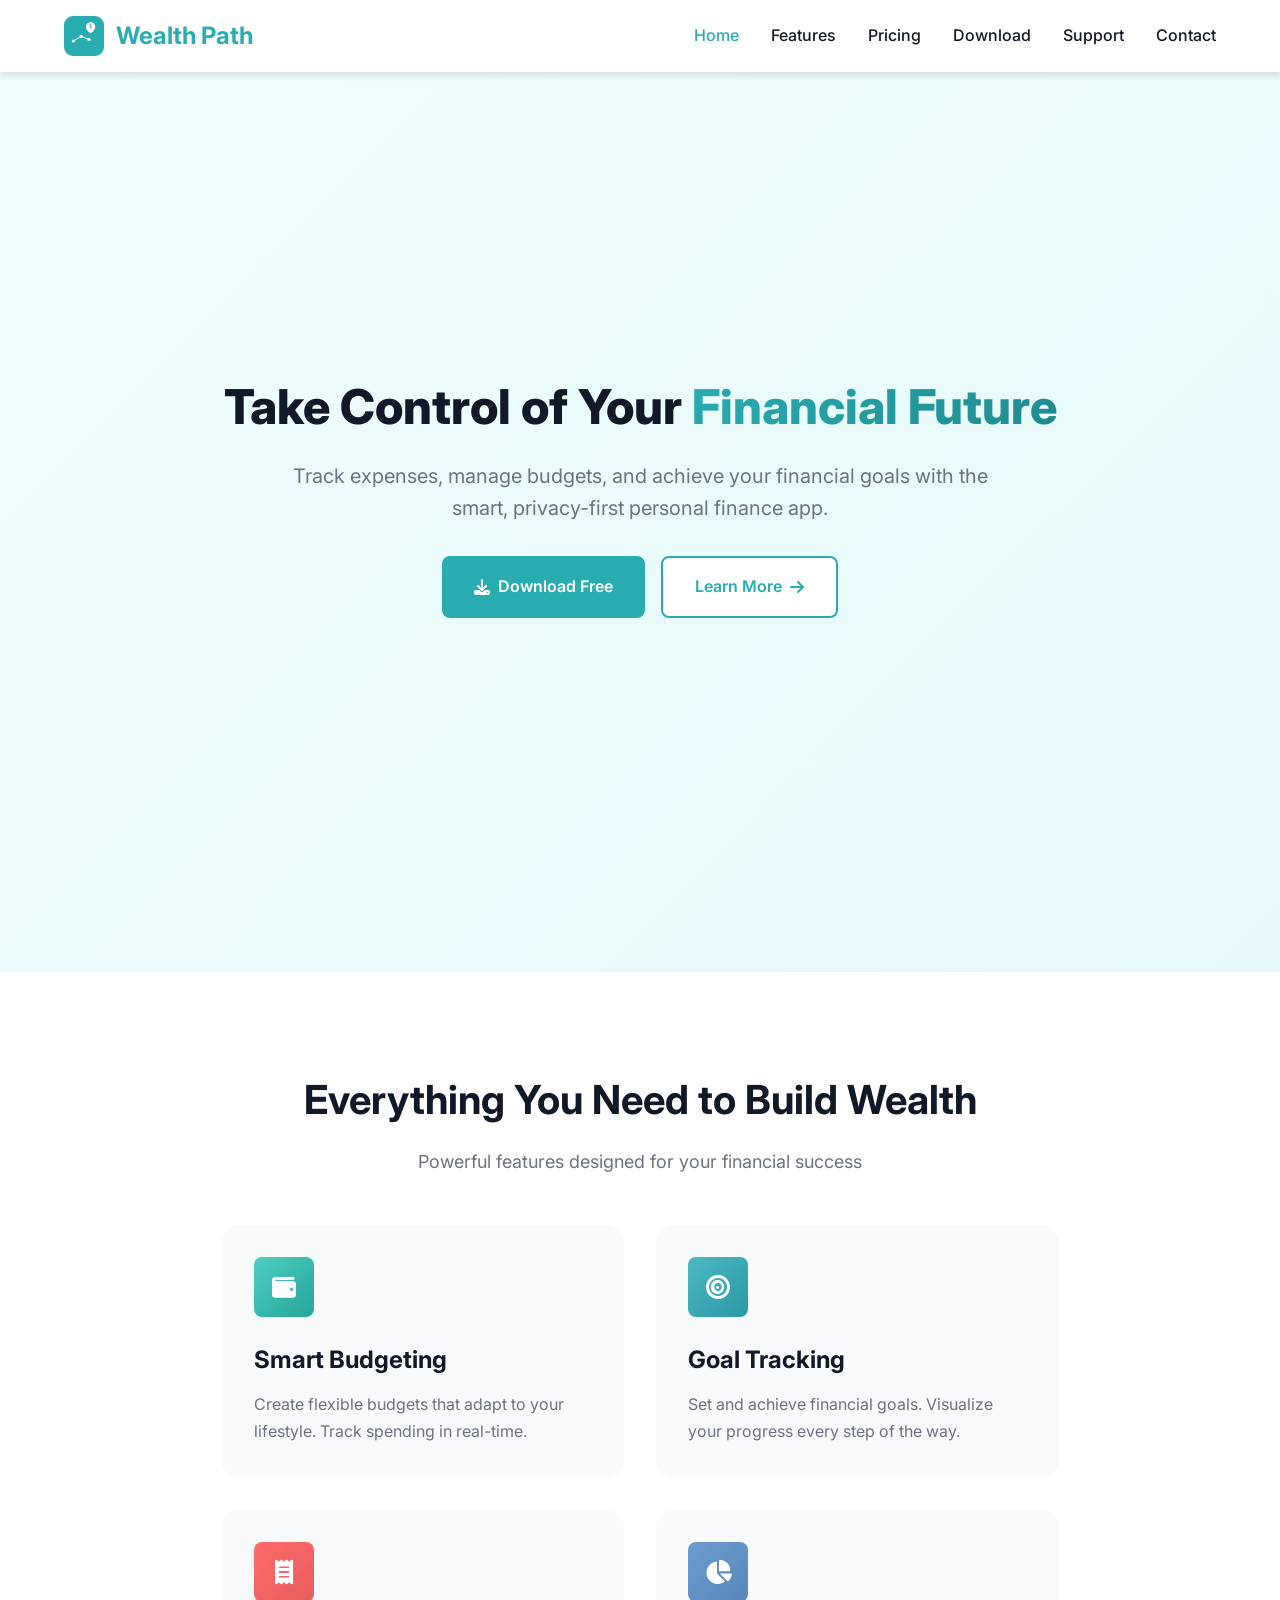
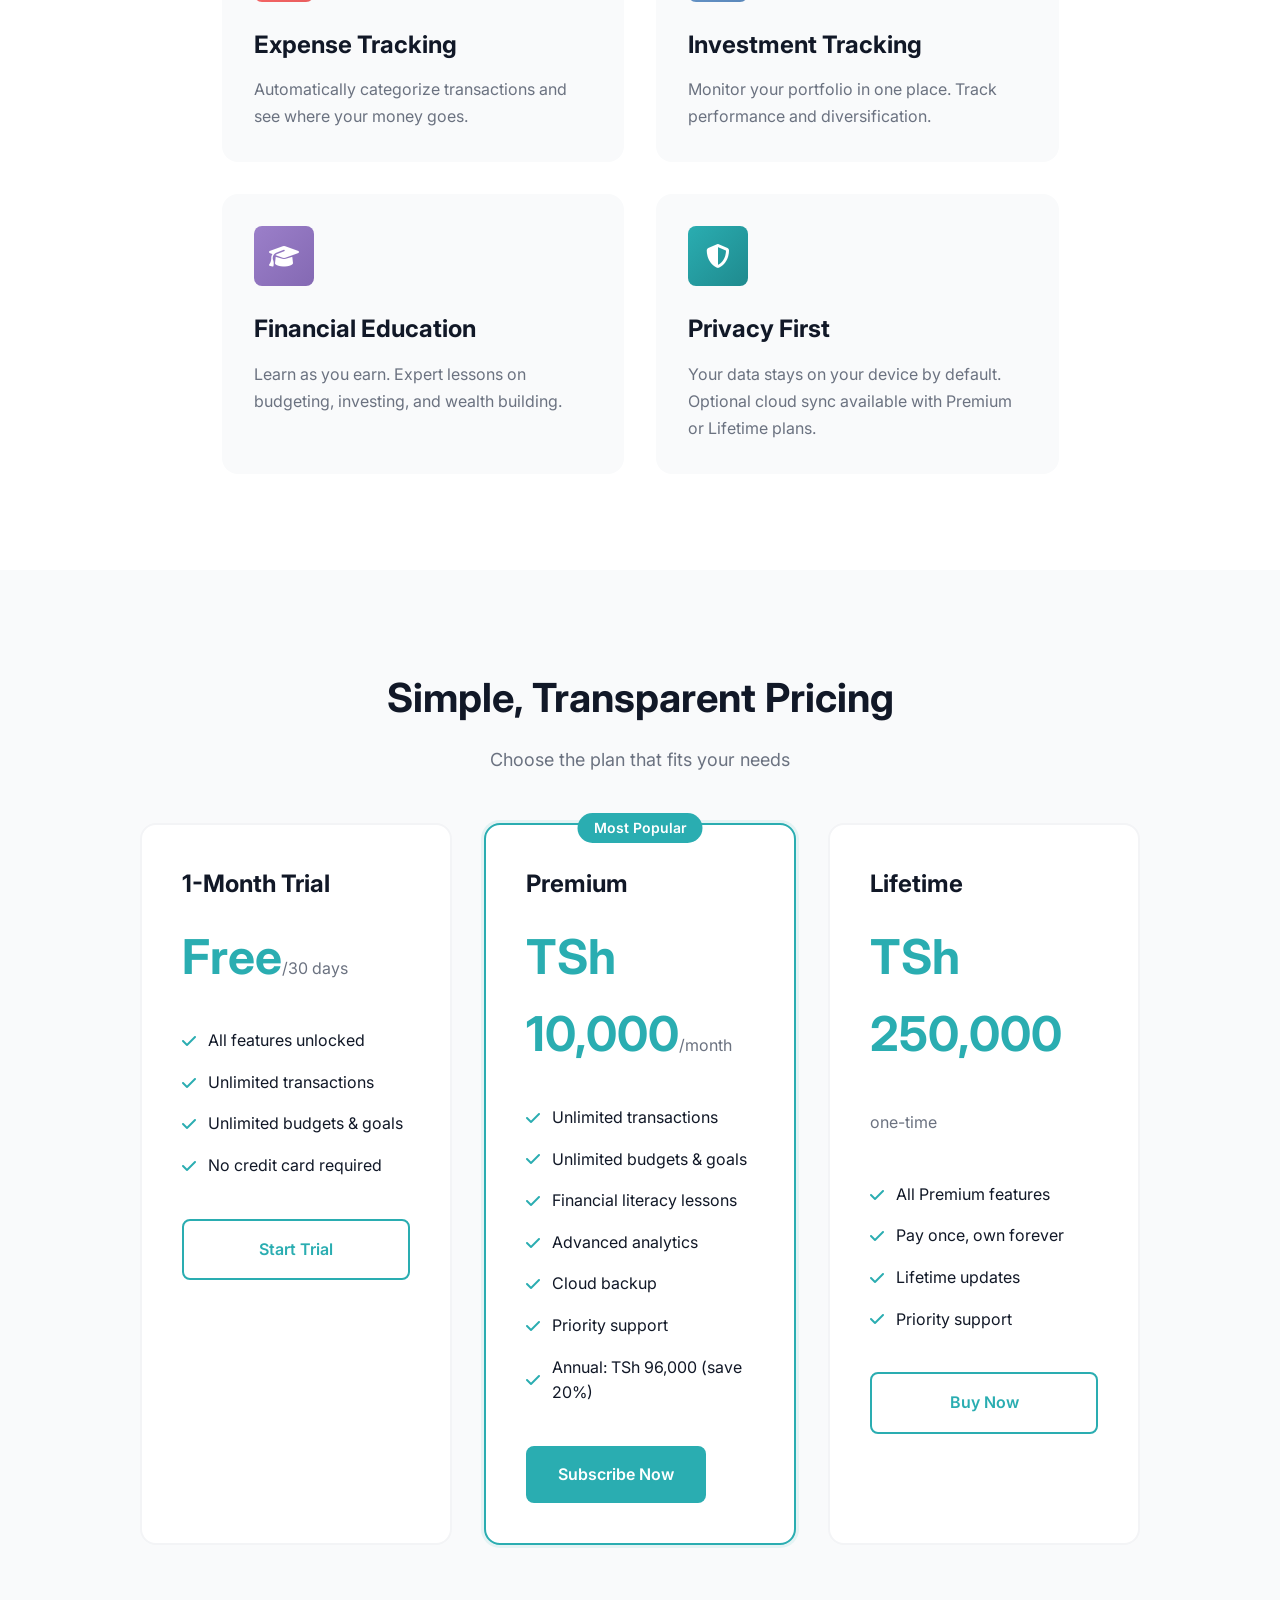
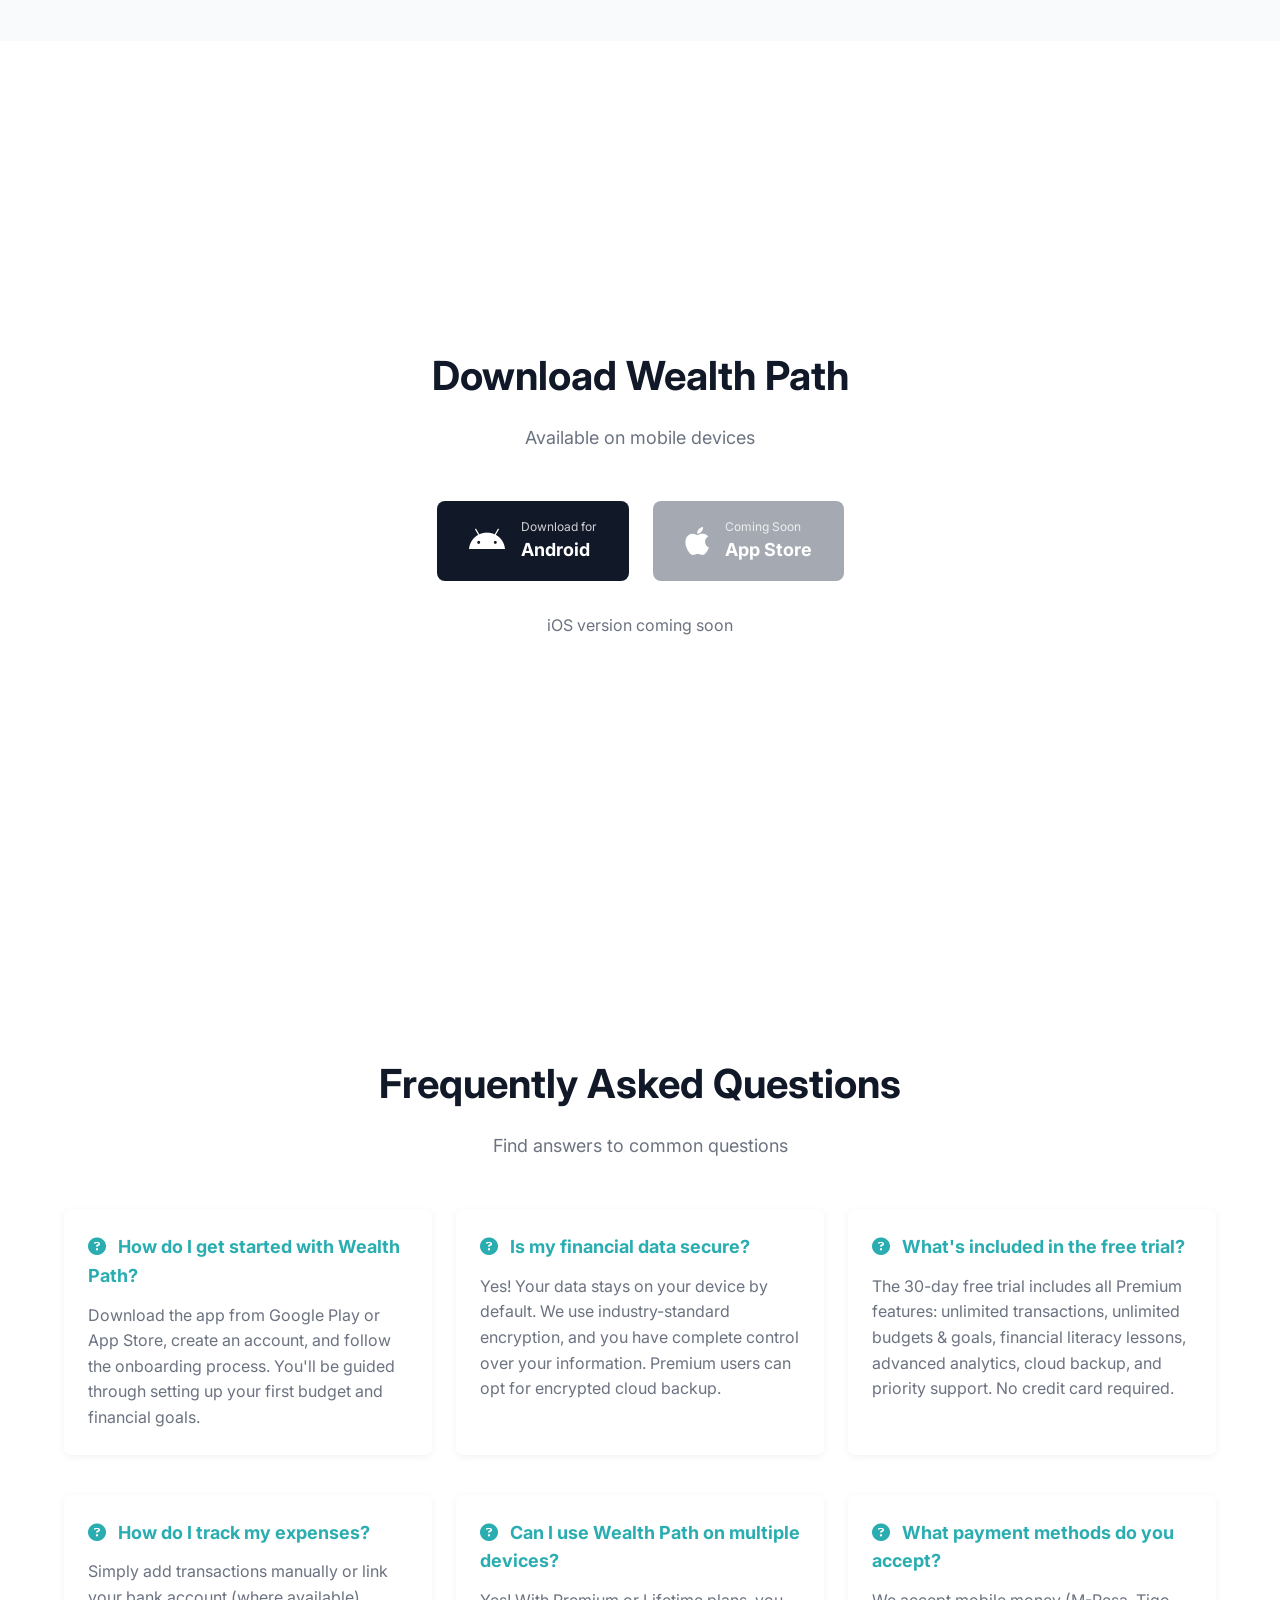
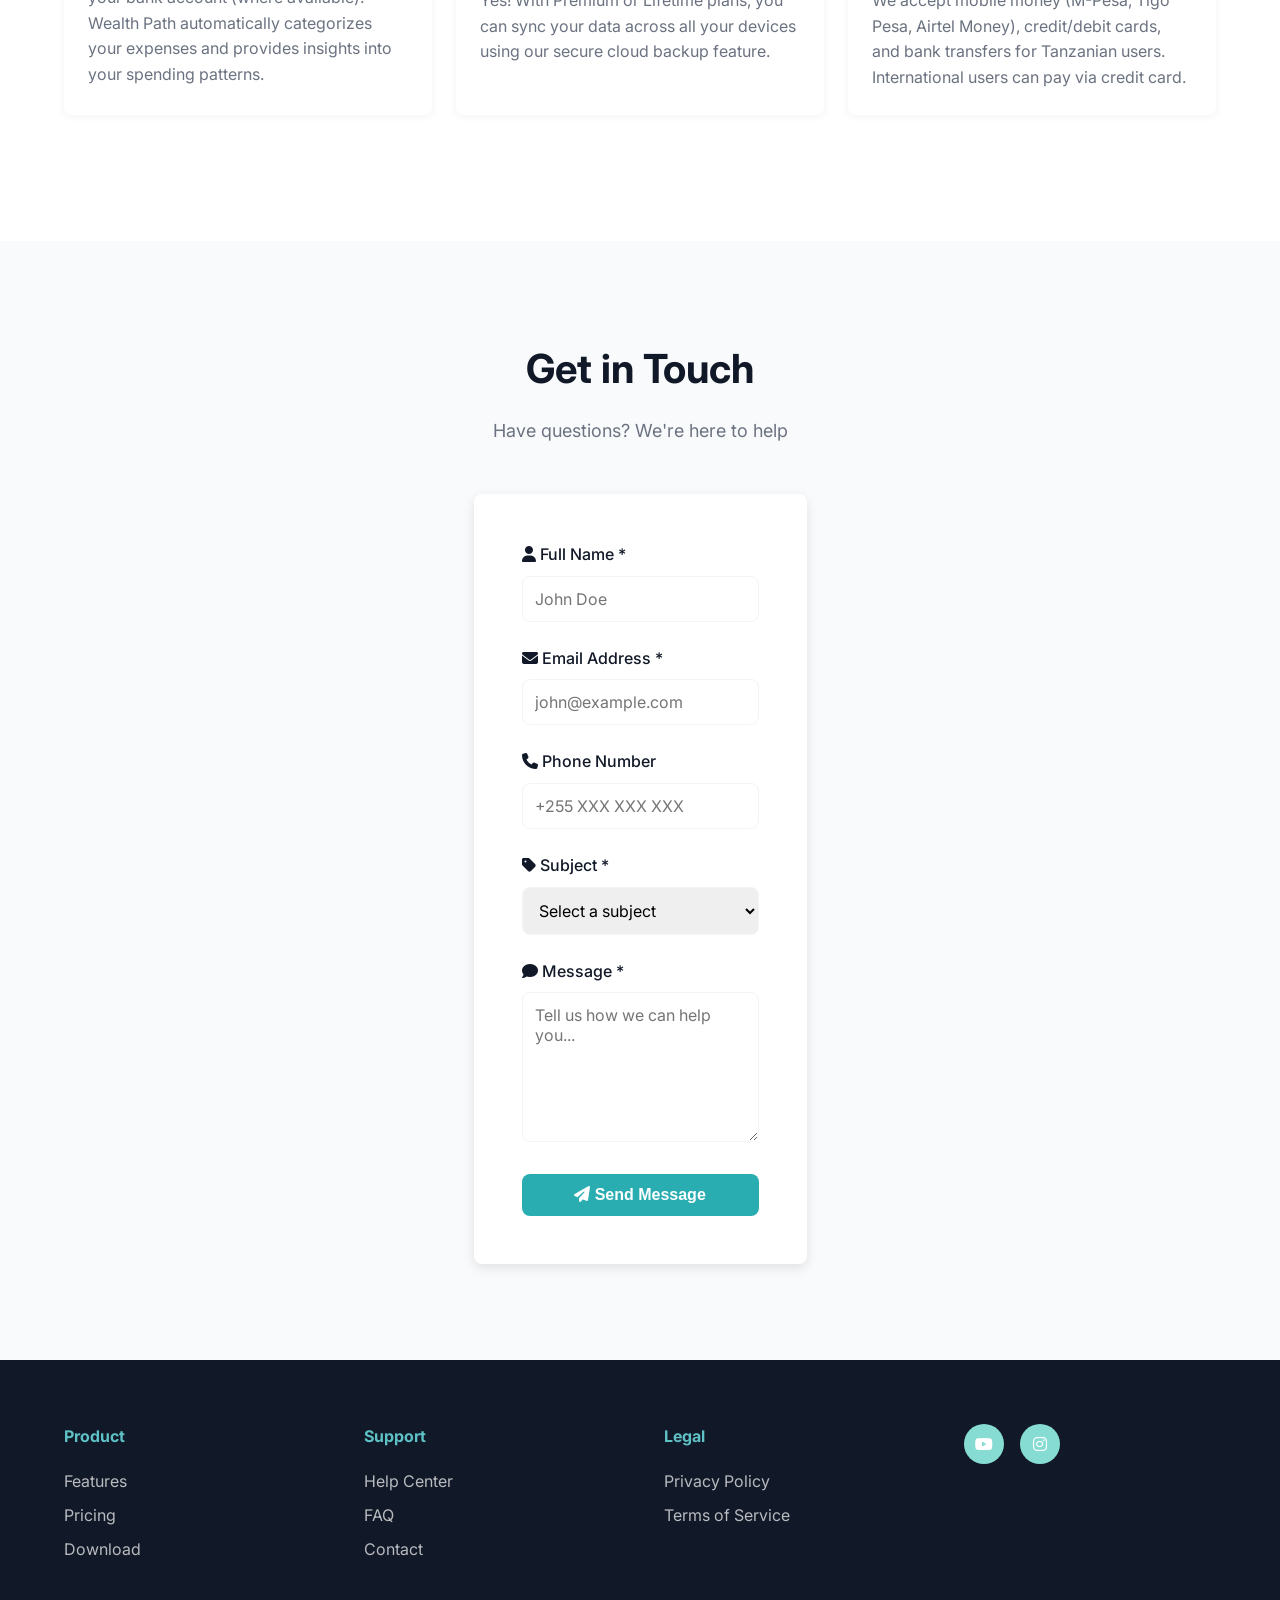
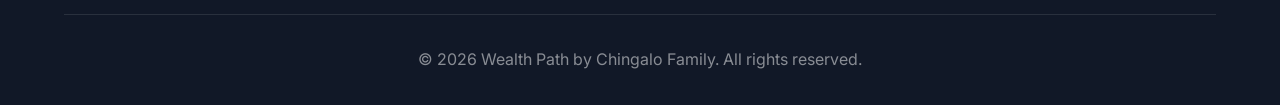
<file: index.html>
<!DOCTYPE html>
<html lang="en">
<head>
    <meta charset="UTF-8">
    <meta name="viewport" content="width=device-width, initial-scale=1.0">
    <title>Wealth Path - Smart Personal Finance Management</title>
    <meta name="description" content="Take control of your finances with Wealth Path. Track expenses, manage budgets, and achieve financial goals.">
    
    <!-- Google Fonts -->
    <link href="https://fonts.googleapis.com/css2?family=Inter:wght@400;500;600;700&display=swap" rel="stylesheet">
    
    <!-- Font Awesome for icons -->
    <link rel="stylesheet" href="https://cdnjs.cloudflare.com/ajax/libs/font-awesome/6.4.0/css/all.min.css">
    
    <!-- Stylesheet -->
    <link rel="stylesheet" href="css/style.css">
</head>
<body>
    <!-- Navigation -->
    <nav class="navbar">
        <div class="container">
            <a href="index.html" class="logo">
                <img src="images/logo.svg" height="55" width="55" alt="Wealth Path" class="logo-img">
                <span>Wealth Path</span>
            </a>
            <button class="mobile-menu-toggle" onclick="toggleMobileMenu()">
                <i class="fas fa-bars"></i>
            </button>
            <ul class="nav-links">
                <li><a href="index.html" class="current-page">Home</a></li>
                <li><a href="#features">Features</a></li>
                <li><a href="#pricing">Pricing</a></li>
                <li><a href="#download">Download</a></li>
                <li><a href="#support">Support</a></li>
                <li><a href="#contact">Contact</a></li>
            </ul>
        </div>
    </nav>

    <!-- Hero Section -->
    <header class="hero">
        <div class="container">
            <div class="hero-content">
                <h1>Take Control of Your <span class="highlight">Financial Future</span></h1>
                <p class="hero-subtitle">Track expenses, manage budgets, and achieve your financial goals with the smart, privacy-first personal finance app.</p>
                <div class="hero-buttons">
                    <a href="#download" class="btn-primary">
                        <i class="fas fa-download"></i> Download Free
                    </a>
                    <a href="#features" class="btn-secondary">
                        Learn More <i class="fas fa-arrow-right"></i>
                    </a>
                </div>
            </div>
        </div>
    </header>

    <!-- Features Section -->
    <section id="features" class="features">
        <div class="container">
            <h2 class="section-title">Everything You Need to Build Wealth</h2>
            <p class="section-subtitle">Powerful features designed for your financial success</p>
            
            <div class="features-grid">
                <div class="feature-card">
                    <div class="feature-icon" style="background: linear-gradient(135deg, #4ECDC4, #26A69A);">
                        <i class="fas fa-wallet"></i>
                    </div>
                    <h3>Smart Budgeting</h3>
                    <p>Create flexible budgets that adapt to your lifestyle. Track spending in real-time.</p>
                </div>
                
                <div class="feature-card">
                    <div class="feature-icon" style="background: linear-gradient(135deg, #4DB8C4, #2A9AA5);">
                        <i class="fas fa-bullseye"></i>
                    </div>
                    <h3>Goal Tracking</h3>
                    <p>Set and achieve financial goals. Visualize your progress every step of the way.</p>
                </div>
                
                <div class="feature-card">
                    <div class="feature-icon" style="background: linear-gradient(135deg, #FF6B6B, #E85D5D);">
                        <i class="fas fa-receipt"></i>
                    </div>
                    <h3>Expense Tracking</h3>
                    <p>Automatically categorize transactions and see where your money goes.</p>
                </div>
                
                <div class="feature-card">
                    <div class="feature-icon" style="background: linear-gradient(135deg, #6C9BCF, #5A87BA);">
                        <i class="fas fa-chart-pie"></i>
                    </div>
                    <h3>Investment Tracking</h3>
                    <p>Monitor your portfolio in one place. Track performance and diversification.</p>
                </div>
                
                <div class="feature-card">
                    <div class="feature-icon" style="background: linear-gradient(135deg, #9B7FC9, #8469B3);">
                        <i class="fas fa-graduation-cap"></i>
                    </div>
                    <h3>Financial Education</h3>
                    <p>Learn as you earn. Expert lessons on budgeting, investing, and wealth building.</p>
                </div>
                
                <div class="feature-card">
                    <div class="feature-icon" style="background: linear-gradient(135deg, #2AADB1, #1F8A8E);">
                        <i class="fas fa-shield-alt"></i>
                    </div>
                    <h3>Privacy First</h3>
                    <p>Your data stays on your device by default. Optional cloud sync available with Premium or Lifetime plans.</p>
                </div>
            </div>
        </div>
    </section>

    <!-- Pricing Section -->
    <section id="pricing" class="pricing">
        <div class="container">
            <h2 class="section-title">Simple, Transparent Pricing</h2>
            <p class="section-subtitle">Choose the plan that fits your needs</p>
            
            <div class="pricing-grid">
                <div class="pricing-card">
                    <h3>1-Month Trial</h3>
                    <div class="price">Free<span>/30 days</span></div>
                    <ul class="features-list">
                        <li><i class="fas fa-check"></i> All features unlocked</li>
                        <li><i class="fas fa-check"></i> Unlimited transactions</li>
                        <li><i class="fas fa-check"></i> Unlimited budgets & goals</li>
                        <li><i class="fas fa-check"></i> No credit card required</li>
                    </ul>
                    <a href="#download" class="btn-outline">Start Trial</a>
                </div>
                
                <div class="pricing-card featured">
                    <div class="badge">Most Popular</div>
                    <h3>Premium</h3>
                    <div class="price">TSh 10,000<span>/month</span></div>
                    <ul class="features-list">
                        <li><i class="fas fa-check"></i> Unlimited transactions</li>
                        <li><i class="fas fa-check"></i> Unlimited budgets & goals</li>
                        <li><i class="fas fa-check"></i> Financial literacy lessons</li>
                        <li><i class="fas fa-check"></i> Advanced analytics</li>
                        <li><i class="fas fa-check"></i> Cloud backup</li>
                        <li><i class="fas fa-check"></i> Priority support</li>
                        <li><i class="fas fa-check"></i> Annual: TSh 96,000 (save 20%)</li>
                    </ul>
                    <a href="#download" class="btn-primary">Subscribe Now</a>
                </div>
                
                <div class="pricing-card">
                    <h3>Lifetime</h3>
                    <div class="price">TSh 250,000<span> one-time</span></div>
                    <ul class="features-list">
                        <li><i class="fas fa-check"></i> All Premium features</li>
                        <li><i class="fas fa-check"></i> Pay once, own forever</li>
                        <li><i class="fas fa-check"></i> Lifetime updates</li>
                        <li><i class="fas fa-check"></i> Priority support</li>
                    </ul>
                    <a href="#download" class="btn-outline">Buy Now</a>
                </div>
            </div>
        </div>
    </section>

    <!-- Download Section -->
    <section id="download" class="download">
        <div class="container">
            <h2 class="section-title">Download Wealth Path</h2>
            <p class="section-subtitle">Available on mobile devices</p>
            
            <div class="download-buttons">
                <a href="https://github.com/chingalo-family/wealth-path-website/releases/download/v1.0.0/wealth-path-app.v1.0.0.apk" class="download-btn">
                    <i class="fab fa-android"></i>
                    <div>
                        <small>Download for</small>
                        <strong>Android</strong>
                    </div>
                </a>
                <a href="javascript:void(0)" class="download-btn coming-soon">
                    <i class="fab fa-apple"></i>
                    <div>
                        <small>Coming Soon</small>
                        <strong>App Store</strong>
                    </div>
                </a>
            </div>
            
            <p class="download-note">iOS version coming soon</p>
        </div>
    </section>

    <!-- Support Section -->
    <section id="support" class="section support-section">
        <div class="container">
            <h2>Frequently Asked Questions</h2>
            <p class="section-subtitle">Find answers to common questions</p>
            
            <div class="faq-grid">
                <div class="faq-item">
                    <h3><i class="fas fa-question-circle"></i> How do I get started with Wealth Path?</h3>
                    <p>Download the app from Google Play or App Store, create an account, and follow the onboarding process. You'll be guided through setting up your first budget and financial goals.</p>
                </div>

                <div class="faq-item">
                    <h3><i class="fas fa-question-circle"></i> Is my financial data secure?</h3>
                    <p>Yes! Your data stays on your device by default. We use industry-standard encryption, and you have complete control over your information. Premium users can opt for encrypted cloud backup.</p>
                </div>

                <div class="faq-item">
                    <h3><i class="fas fa-question-circle"></i> What's included in the free trial?</h3>
                    <p>The 30-day free trial includes all Premium features: unlimited transactions, unlimited budgets & goals, financial literacy lessons, advanced analytics, cloud backup, and priority support. No credit card required.</p>
                </div>

                <div class="faq-item">
                    <h3><i class="fas fa-question-circle"></i> How do I track my expenses?</h3>
                    <p>Simply add transactions manually or link your bank account (where available). Wealth Path automatically categorizes your expenses and provides insights into your spending patterns.</p>
                </div>

                <div class="faq-item">
                    <h3><i class="fas fa-question-circle"></i> Can I use Wealth Path on multiple devices?</h3>
                    <p>Yes! With Premium or Lifetime plans, you can sync your data across all your devices using our secure cloud backup feature.</p>
                </div>

                <div class="faq-item">
                    <h3><i class="fas fa-question-circle"></i> What payment methods do you accept?</h3>
                    <p>We accept mobile money (M-Pesa, Tigo Pesa, Airtel Money), credit/debit cards, and bank transfers for Tanzanian users. International users can pay via credit card.</p>
                </div>
            </div>
        </div>
    </section>

    <!-- Contact Section -->
    <section id="contact" class="section contact-section">
        <div class="container">
            <h2>Get in Touch</h2>
            <p class="section-subtitle">Have questions? We're here to help</p>
            
            <form class="contact-form" action="https://formsubmit.co/chingalo.family@gmail.com" method="POST">
                <!-- FormSubmit Configuration -->
                <input type="hidden" name="_subject" value="New Contact Form Submission - Wealth Path">
                <input type="hidden" name="_captcha" value="false">
                <input type="hidden" name="_template" value="table">
                
                <div class="form-group">
                    <label for="name"><i class="fas fa-user"></i> Full Name *</label>
                    <input type="text" id="name" name="name" required placeholder="John Doe">
                </div>

                <div class="form-group">
                    <label for="email"><i class="fas fa-envelope"></i> Email Address *</label>
                    <input type="email" id="email" name="email" required placeholder="john@example.com">
                </div>

                <div class="form-group">
                    <label for="phone"><i class="fas fa-phone"></i> Phone Number</label>
                    <input type="tel" id="phone" name="phone" placeholder="+255 XXX XXX XXX">
                </div>

                <div class="form-group">
                    <label for="subject"><i class="fas fa-tag"></i> Subject *</label>
                    <select id="subject" name="subject" required>
                        <option value="">Select a subject</option>
                        <option value="general">General Inquiry</option>
                        <option value="support">Technical Support</option>
                        <option value="billing">Billing Question</option>
                        <option value="feature">Feature Request</option>
                        <option value="bug">Report a Bug</option>
                        <option value="other">Other</option>
                    </select>
                </div>

                <div class="form-group">
                    <label for="message"><i class="fas fa-comment"></i> Message *</label>
                    <textarea id="message" name="message" required placeholder="Tell us how we can help you..."></textarea>
                </div>

                <button type="submit" class="btn-submit">
                    <i class="fas fa-paper-plane"></i> Send Message
                </button>
            </form>
        </div>
    </section>

    <!-- Footer -->
    <footer class="footer">
        <div class="container">
            <div class="footer-content">
                <div class="footer-col">
                    <h4>Product</h4>
                    <ul>
                        <li><a href="index.html#features">Features</a></li>
                        <li><a href="index.html#pricing">Pricing</a></li>
                        <li><a href="index.html#download">Download</a></li>
                    </ul>
                </div>
                <div class="footer-col">
                    <h4>Support</h4>
                    <ul>
                        <li><a href="index.html#support">Help Center</a></li>
                        <li><a href="index.html#support">FAQ</a></li>
                        <li><a href="index.html#contact">Contact</a></li>
                    </ul>
                </div>
                <div class="footer-col">
                    <h4>Legal</h4>
                    <ul>
                        <li><a href="privacy.html">Privacy Policy</a></li>
                        <li><a href="terms.html">Terms of Service</a></li>
                    </ul>
                </div>
                <div class="footer-col">
                    <div class="social-links">
                        <a href="https://www.youtube.com/josephchingalo" target="_blank" rel="noopener noreferrer"><i class="fab fa-youtube"></i></a>
                        <a href="https://www.instagram.com/chingalo_family" target="_blank" rel="noopener noreferrer"><i class="fab fa-instagram"></i></a>
                    </div>
                </div>
            </div>
            <div class="footer-bottom">
                <p>&copy; 2025 Wealth Path by Chingalo Family. All rights reserved.</p>
            </div>
        </div>
    </footer>

    <script src="js/main.js"></script>
</body>
</html>
</file>
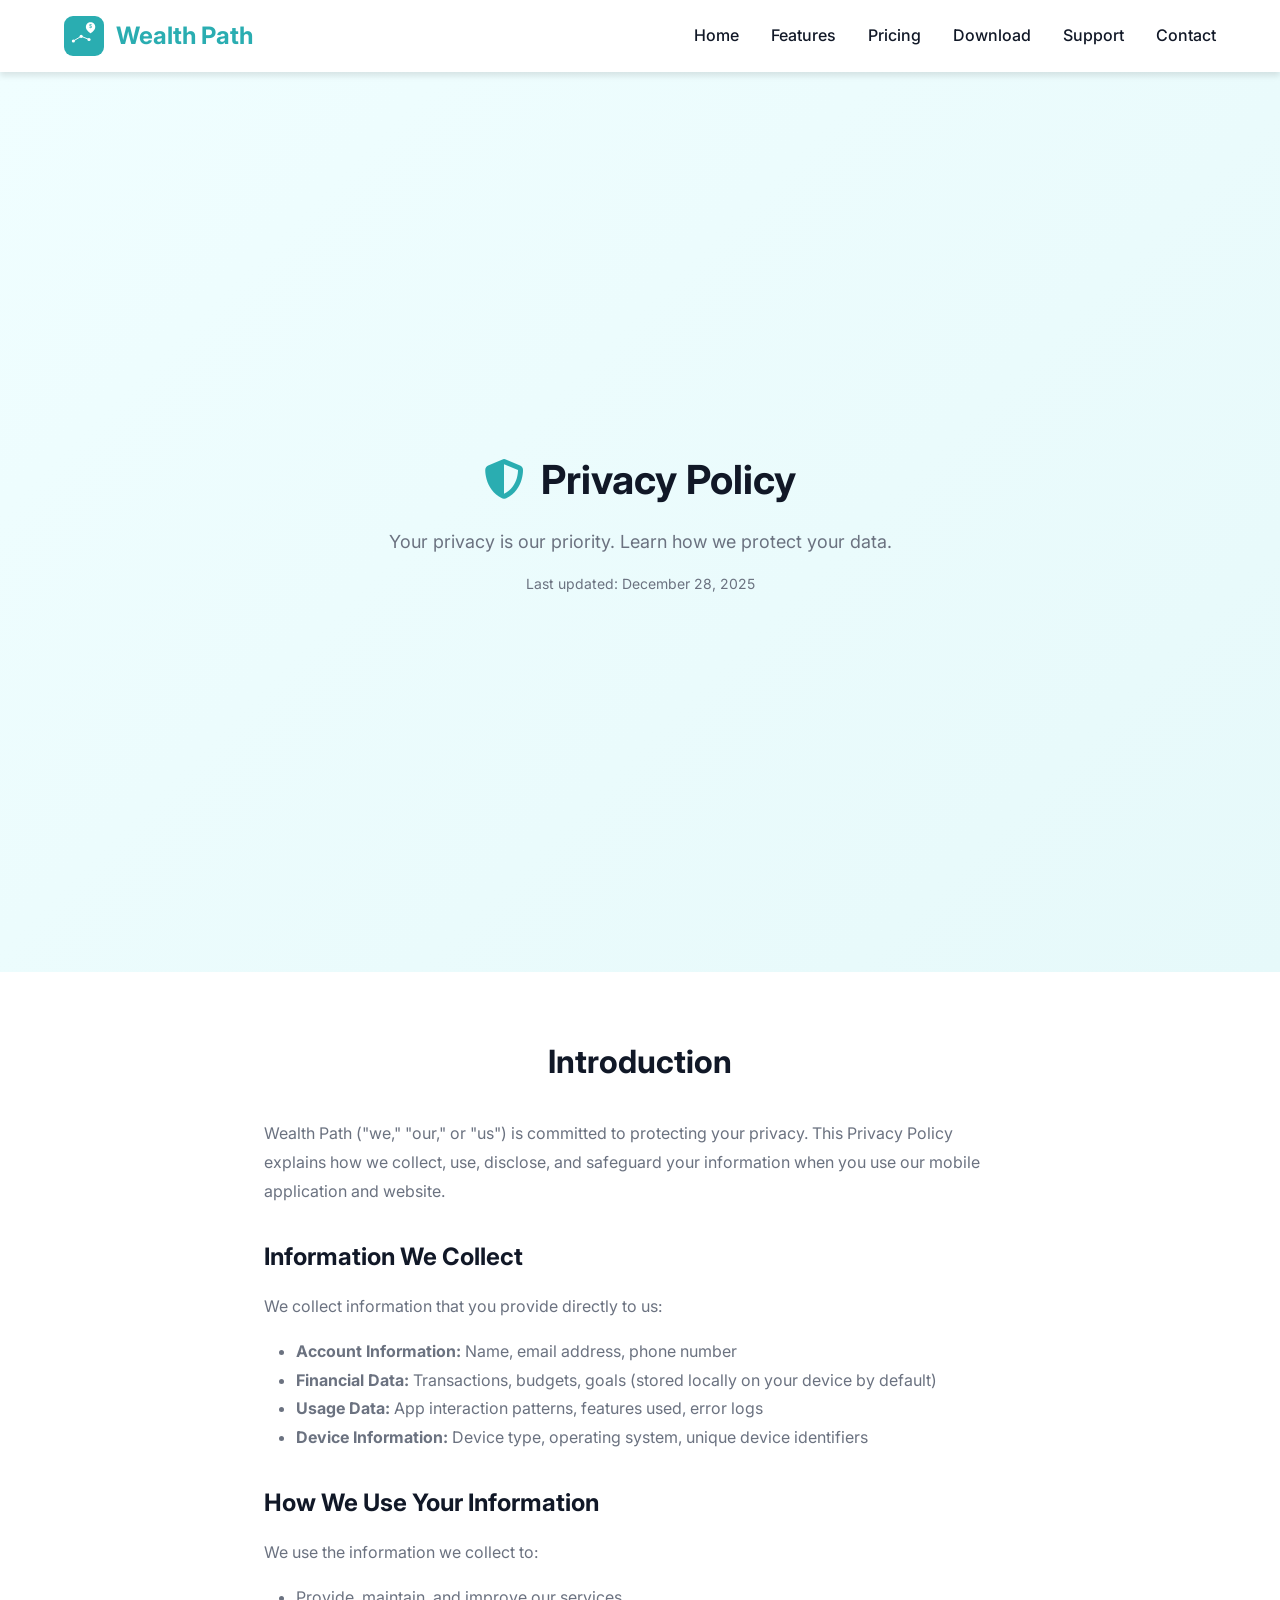
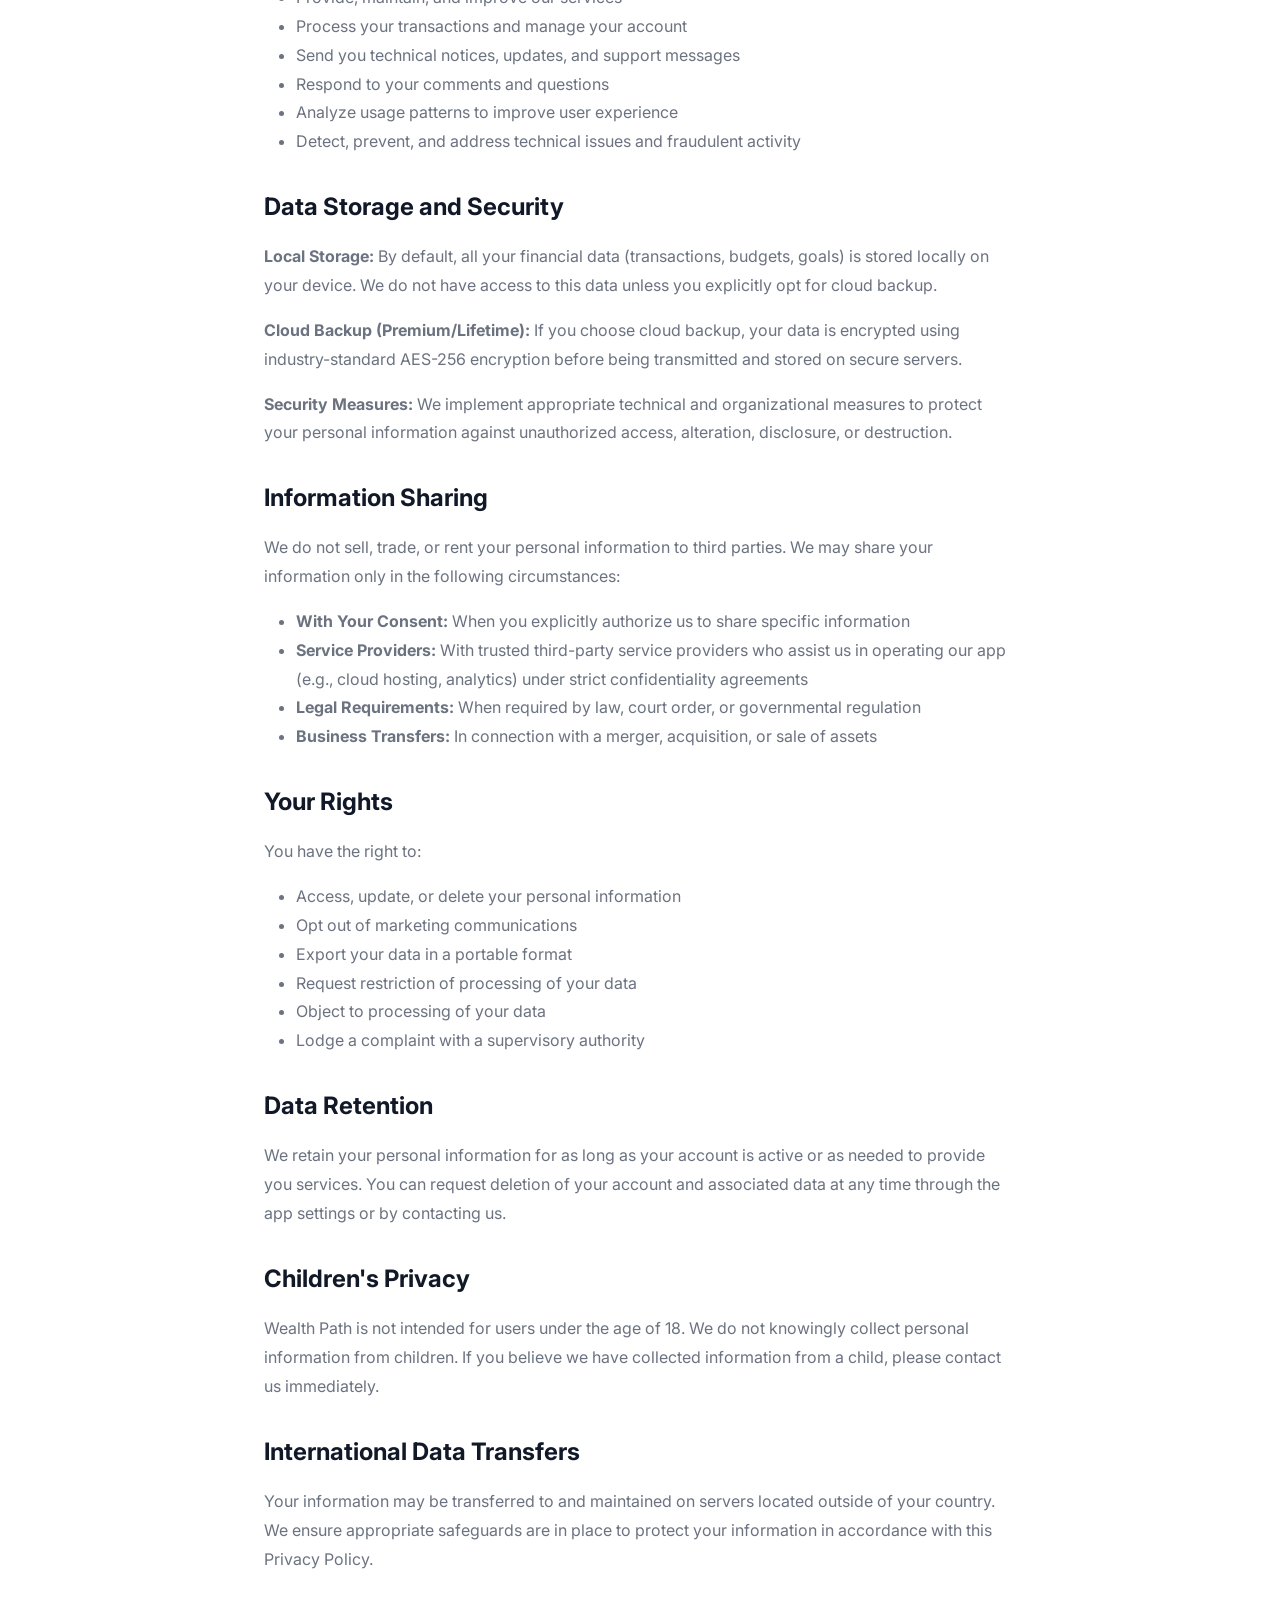
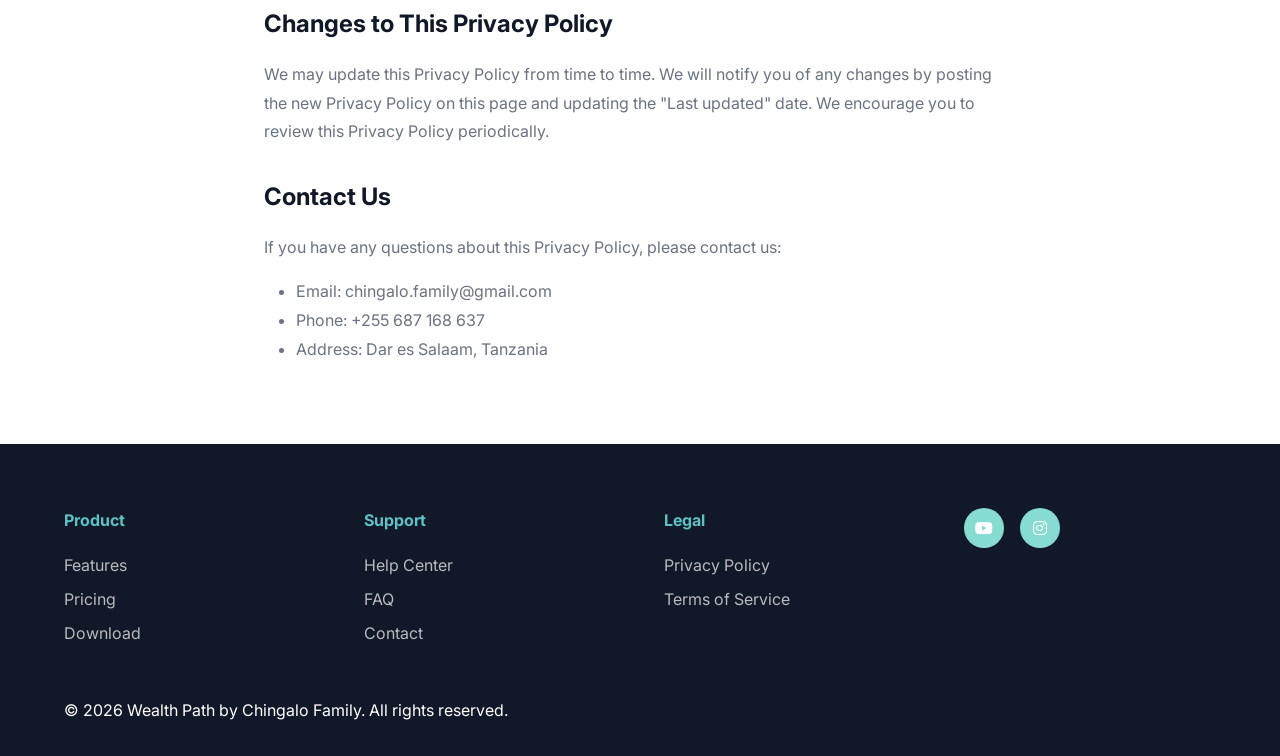
<file: privacy.html>
<!DOCTYPE html>
<html lang="en">
<head>
    <meta charset="UTF-8">
    <meta name="viewport" content="width=device-width, initial-scale=1.0">
    <title>Privacy Policy - Wealth Path</title>
    <meta name="description" content="Wealth Path Privacy Policy. Learn how we protect your financial data and respect your privacy.">
    
    <!-- Google Fonts -->
    <link href="https://fonts.googleapis.com/css2?family=Inter:wght@400;500;600;700&display=swap" rel="stylesheet">
    
    <!-- Font Awesome for icons -->
    <link rel="stylesheet" href="https://cdnjs.cloudflare.com/ajax/libs/font-awesome/6.4.0/css/all.min.css">
    
    <!-- Stylesheet -->
    <link rel="stylesheet" href="css/style.css">
</head>
<body>
    <!-- Navigation -->
    <nav class="navbar">
        <div class="container">
            <a href="index.html" class="logo">
                <img src="images/logo.svg" height="55" width="55" alt="Wealth Path" class="logo-img">
                <span>Wealth Path</span>
            </a>
            <button class="mobile-menu-toggle" onclick="toggleMobileMenu()">
                <i class="fas fa-bars"></i>
            </button>
            <ul class="nav-links">
                <li><a href="index.html">Home</a></li>
                <li><a href="index.html#features">Features</a></li>
                <li><a href="index.html#pricing">Pricing</a></li>
                <li><a href="index.html#download">Download</a></li>
                <li><a href="index.html#support">Support</a></li>
                <li><a href="index.html#contact">Contact</a></li>
            </ul>
        </div>
    </nav>

    <!-- Privacy Hero -->
    <section class="page-hero">
        <div class="container">
            <h1><i class="fas fa-shield-alt"></i> Privacy Policy</h1>
            <p>Your privacy is our priority. Learn how we protect your data.</p>
            <p style="font-size: 0.875rem; color: var(--gray-500); margin-top: 1rem;">Last updated: December 28, 2025</p>
        </div>
    </section>

    <!-- Privacy Content -->
    <section class="content-section">
        <div class="container" style="max-width: 800px;">
            <h2>Introduction</h2>
            <p>Wealth Path ("we," "our," or "us") is committed to protecting your privacy. This Privacy Policy explains how we collect, use, disclose, and safeguard your information when you use our mobile application and website.</p>

            <h3>Information We Collect</h3>
            <p>We collect information that you provide directly to us:</p>
            <ul>
                <li><strong>Account Information:</strong> Name, email address, phone number</li>
                <li><strong>Financial Data:</strong> Transactions, budgets, goals (stored locally on your device by default)</li>
                <li><strong>Usage Data:</strong> App interaction patterns, features used, error logs</li>
                <li><strong>Device Information:</strong> Device type, operating system, unique device identifiers</li>
            </ul>

            <h3>How We Use Your Information</h3>
            <p>We use the information we collect to:</p>
            <ul>
                <li>Provide, maintain, and improve our services</li>
                <li>Process your transactions and manage your account</li>
                <li>Send you technical notices, updates, and support messages</li>
                <li>Respond to your comments and questions</li>
                <li>Analyze usage patterns to improve user experience</li>
                <li>Detect, prevent, and address technical issues and fraudulent activity</li>
            </ul>

            <h3>Data Storage and Security</h3>
            <p><strong>Local Storage:</strong> By default, all your financial data (transactions, budgets, goals) is stored locally on your device. We do not have access to this data unless you explicitly opt for cloud backup.</p>
            <p><strong>Cloud Backup (Premium/Lifetime):</strong> If you choose cloud backup, your data is encrypted using industry-standard AES-256 encryption before being transmitted and stored on secure servers.</p>
            <p><strong>Security Measures:</strong> We implement appropriate technical and organizational measures to protect your personal information against unauthorized access, alteration, disclosure, or destruction.</p>

            <h3>Information Sharing</h3>
            <p>We do not sell, trade, or rent your personal information to third parties. We may share your information only in the following circumstances:</p>
            <ul>
                <li><strong>With Your Consent:</strong> When you explicitly authorize us to share specific information</li>
                <li><strong>Service Providers:</strong> With trusted third-party service providers who assist us in operating our app (e.g., cloud hosting, analytics) under strict confidentiality agreements</li>
                <li><strong>Legal Requirements:</strong> When required by law, court order, or governmental regulation</li>
                <li><strong>Business Transfers:</strong> In connection with a merger, acquisition, or sale of assets</li>
            </ul>

            <h3>Your Rights</h3>
            <p>You have the right to:</p>
            <ul>
                <li>Access, update, or delete your personal information</li>
                <li>Opt out of marketing communications</li>
                <li>Export your data in a portable format</li>
                <li>Request restriction of processing of your data</li>
                <li>Object to processing of your data</li>
                <li>Lodge a complaint with a supervisory authority</li>
            </ul>

            <h3>Data Retention</h3>
            <p>We retain your personal information for as long as your account is active or as needed to provide you services. You can request deletion of your account and associated data at any time through the app settings or by contacting us.</p>

            <h3>Children's Privacy</h3>
            <p>Wealth Path is not intended for users under the age of 18. We do not knowingly collect personal information from children. If you believe we have collected information from a child, please contact us immediately.</p>

            <h3>International Data Transfers</h3>
            <p>Your information may be transferred to and maintained on servers located outside of your country. We ensure appropriate safeguards are in place to protect your information in accordance with this Privacy Policy.</p>

            <h3>Changes to This Privacy Policy</h3>
            <p>We may update this Privacy Policy from time to time. We will notify you of any changes by posting the new Privacy Policy on this page and updating the "Last updated" date. We encourage you to review this Privacy Policy periodically.</p>

            <h3>Contact Us</h3>
            <p>If you have any questions about this Privacy Policy, please contact us:</p>
            <ul>
                <li>Email: chingalo.family@gmail.com</li>
                <li>Phone: +255 687 168 637</li>
                <li>Address: Dar es Salaam, Tanzania</li>
            </ul>
        </div>
    </section>

    <!-- Footer -->
    <footer class="footer">
        <div class="container">
            <div class="footer-content">
                <div class="footer-col">
                    <h4>Product</h4>
                    <ul>
                        <li><a href="index.html#features">Features</a></li>
                        <li><a href="index.html#pricing">Pricing</a></li>
                        <li><a href="index.html#download">Download</a></li>
                    </ul>
                </div>
                <div class="footer-col">
                    <h4>Support</h4>
                    <ul>
                        <li><a href="index.html#support">Help Center</a></li>
                        <li><a href="index.html#support">FAQ</a></li>
                        <li><a href="index.html#contact">Contact</a></li>
                    </ul>
                </div>
                <div class="footer-col">
                    <h4>Legal</h4>
                    <ul>
                        <li><a href="privacy.html">Privacy Policy</a></li>
                        <li><a href="terms.html">Terms of Service</a></li>
                    </ul>
                </div>
                 <div class="footer-col">
                    <div class="social-links">
                        <a href="https://www.youtube.com/josephchingalo" target="_blank" rel="noopener noreferrer"><i class="fab fa-youtube"></i></a>
                        <a href="https://www.instagram.com/chingalo_family" target="_blank" rel="noopener noreferrer"><i class="fab fa-instagram"></i></a>
                    </div>
                </div>
            </div>
            <p class="footer-copyright">© 2025 Wealth Path by Chingalo Family. All rights reserved.</p>
        </div>
    </footer>

    <!-- JavaScript -->
    <script src="js/main.js"></script>
</body>
</html>
</file>
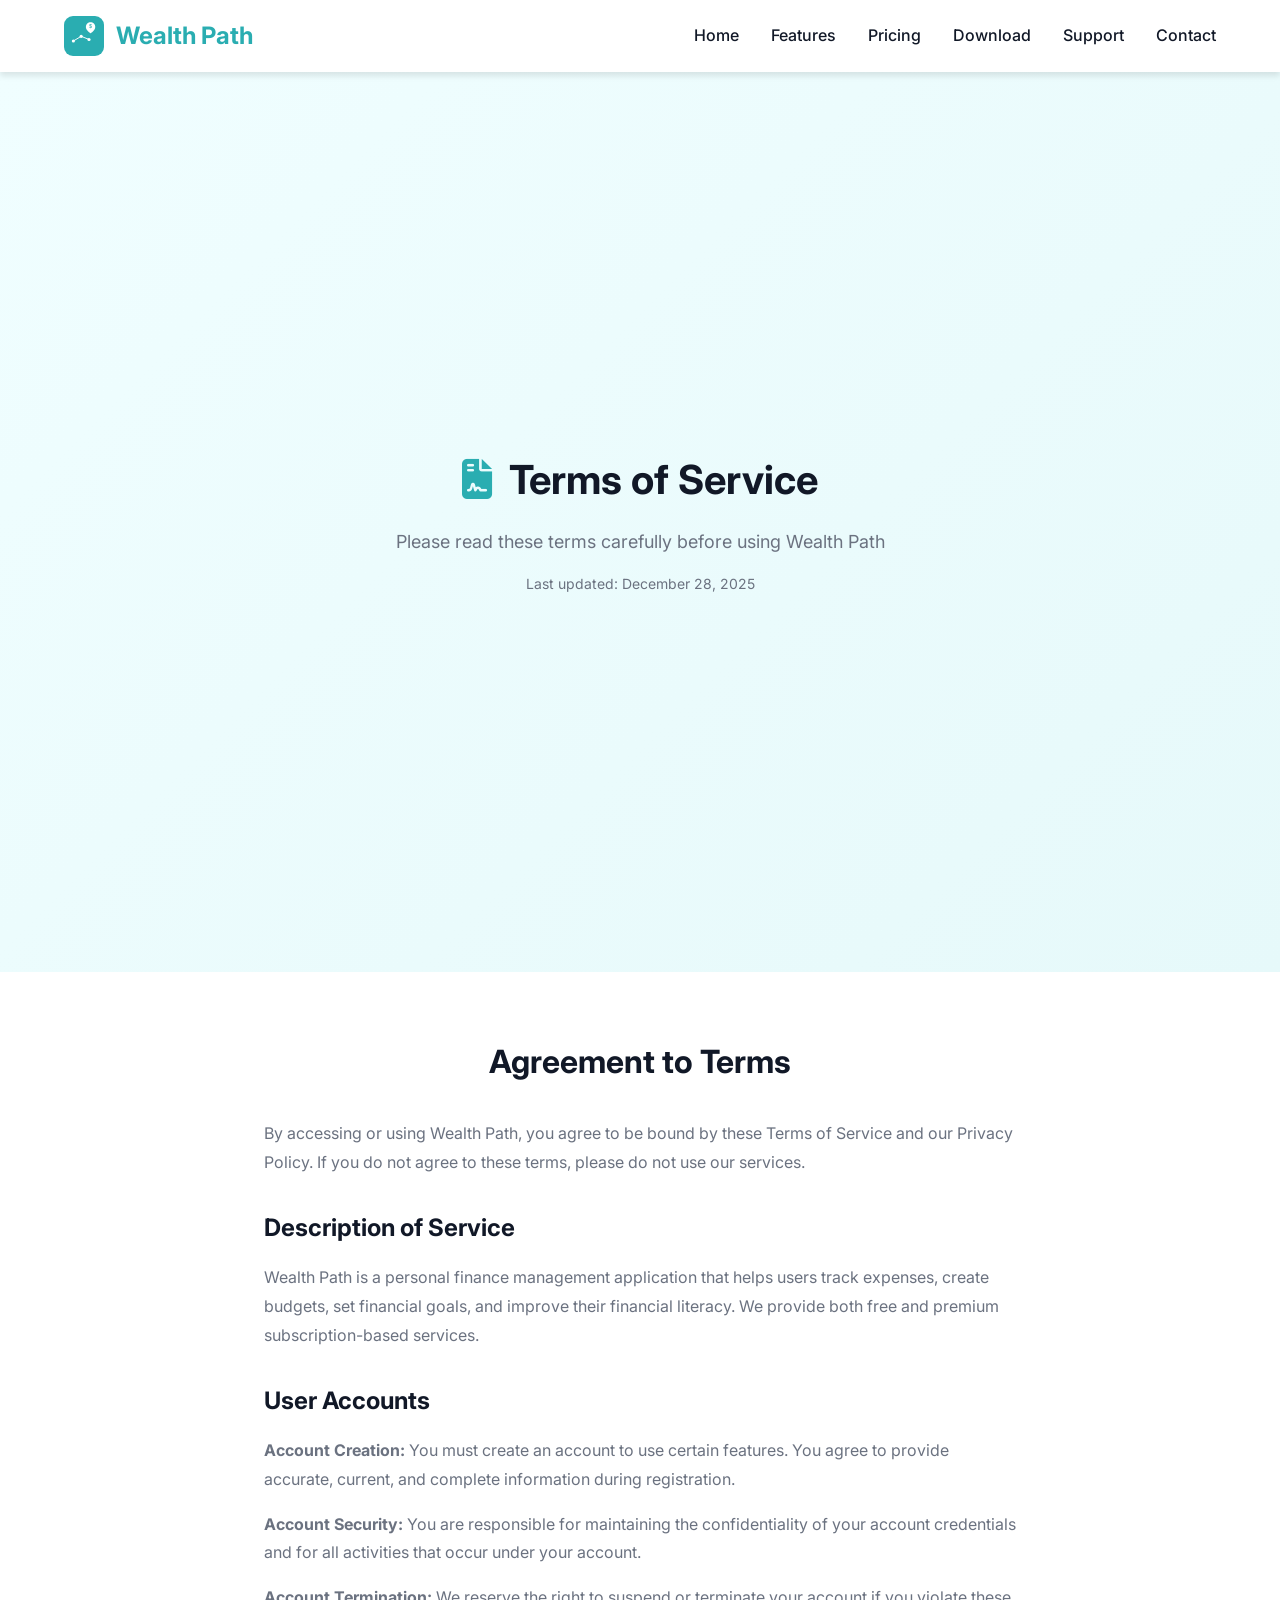
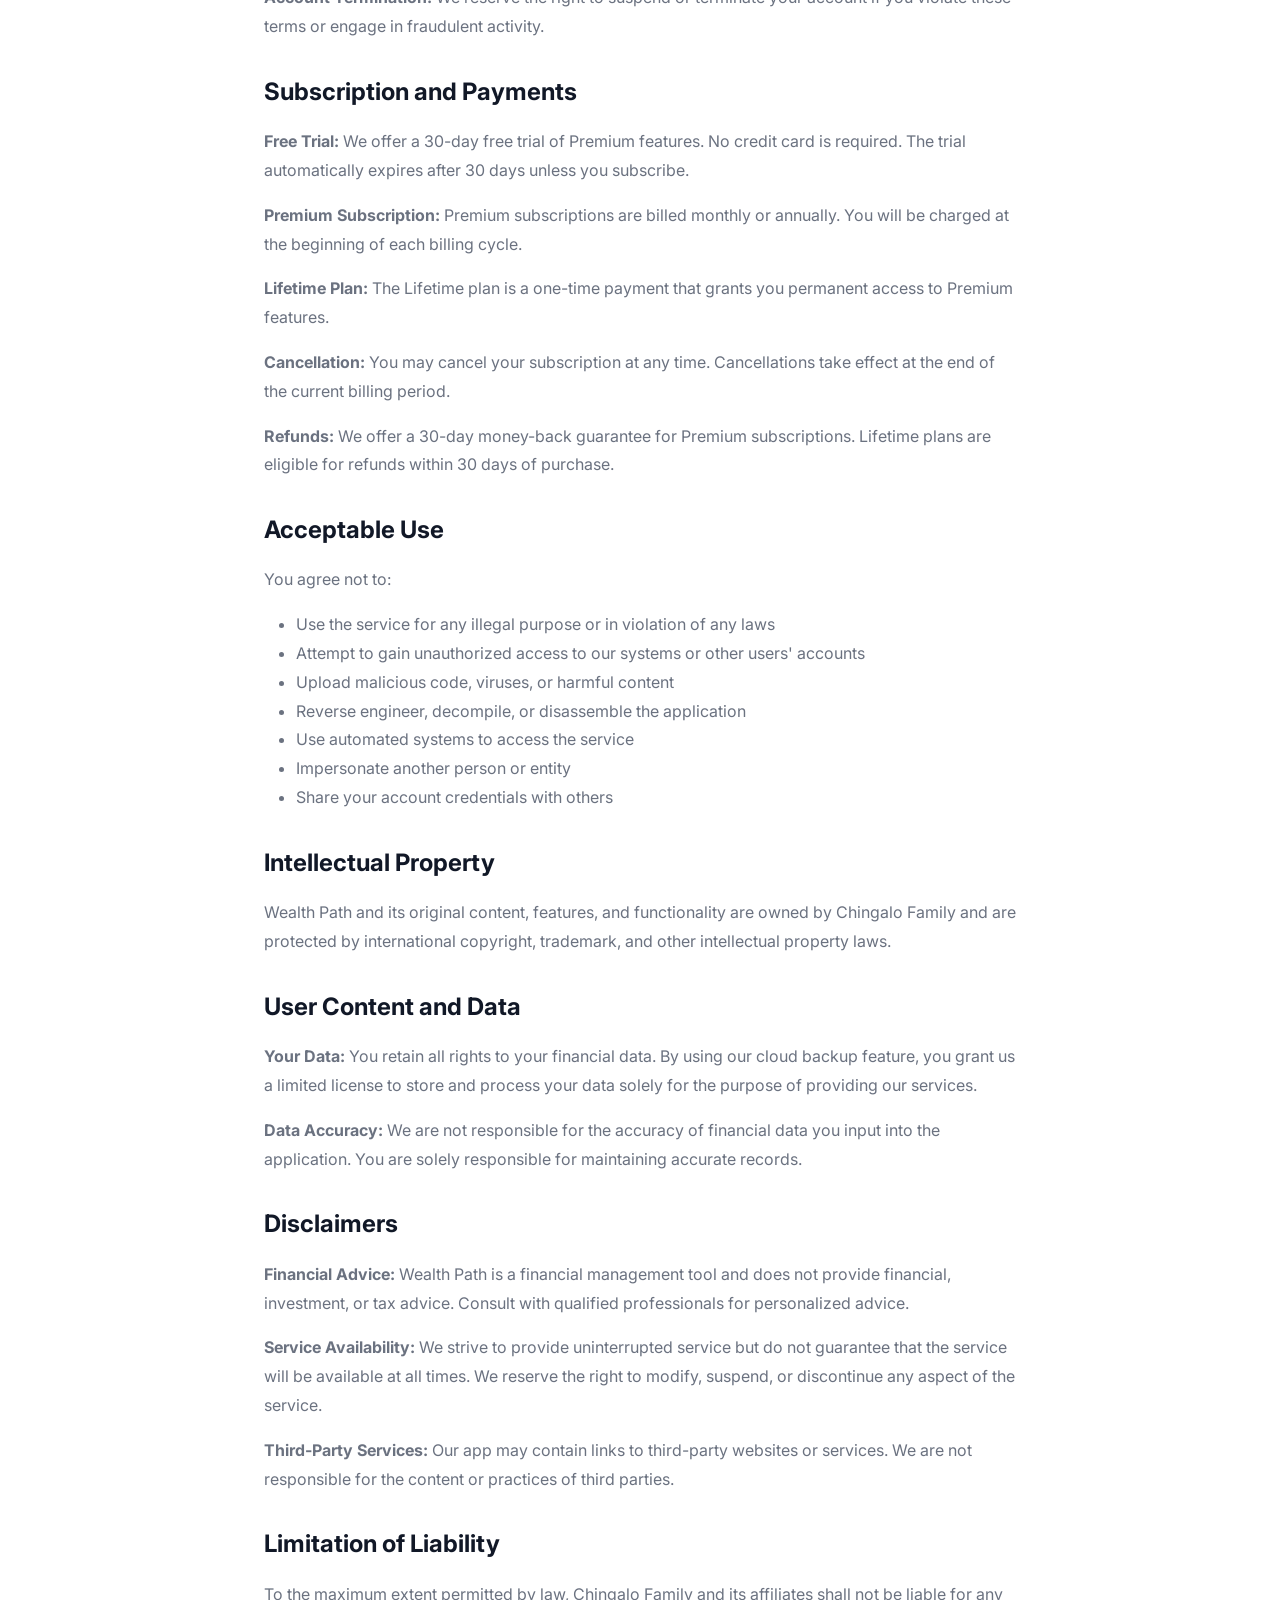
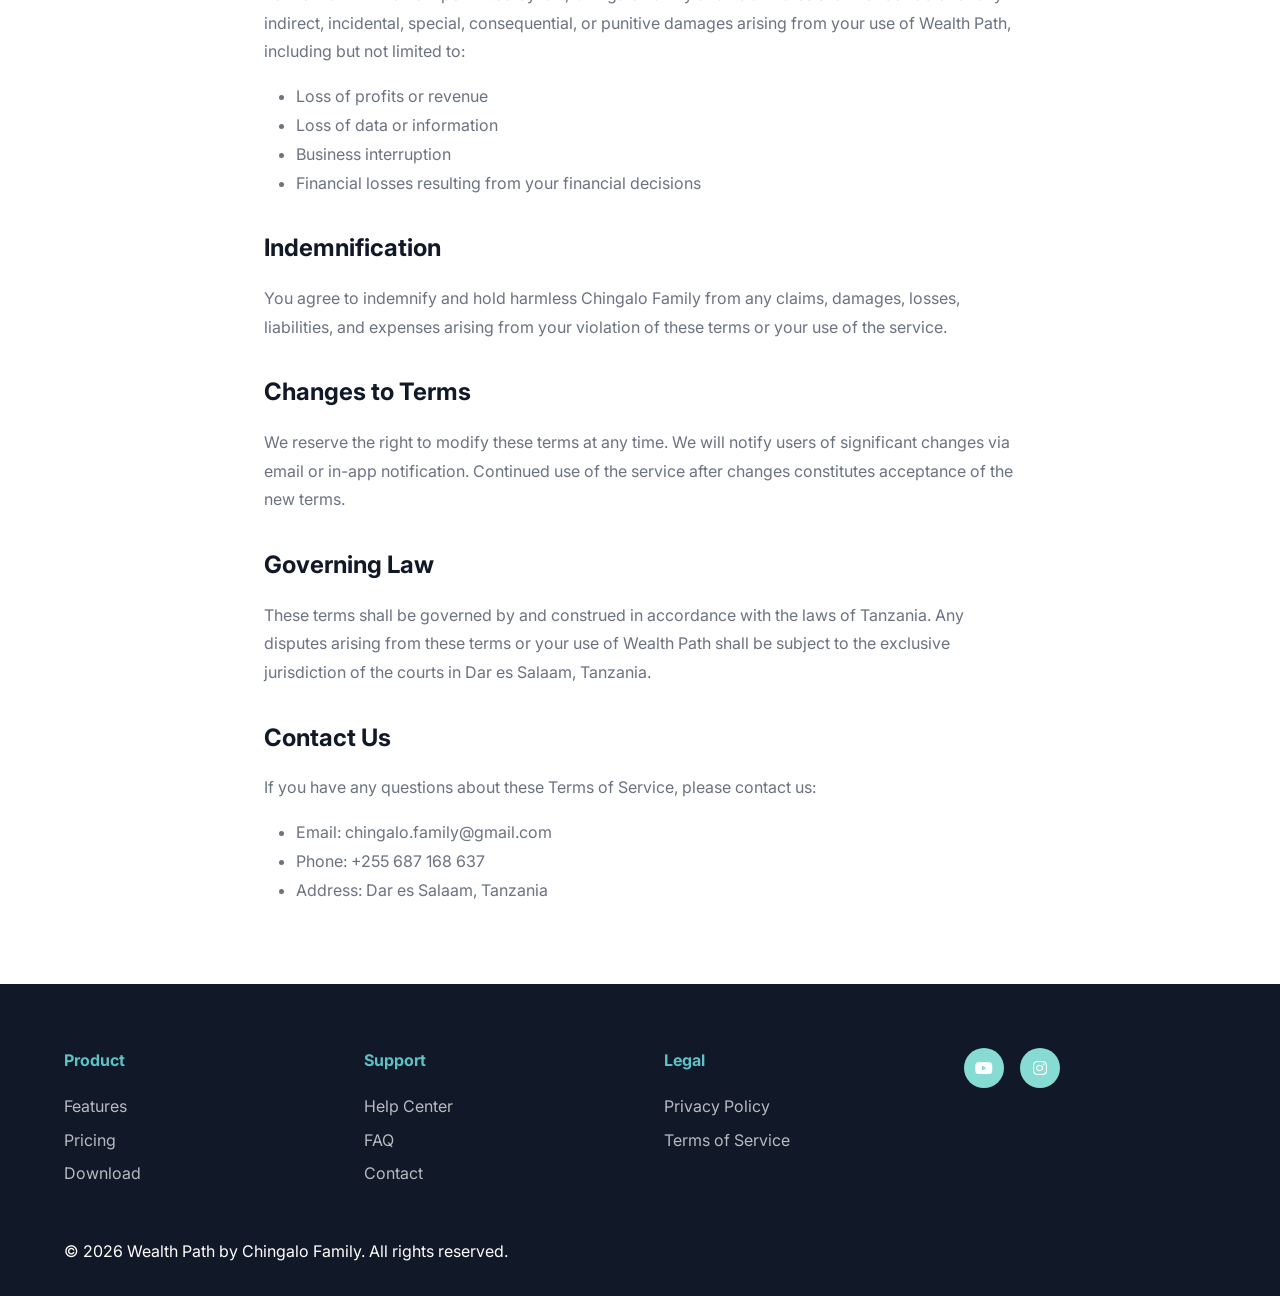
<file: terms.html>
<!DOCTYPE html>
<html lang="en">
<head>
    <meta charset="UTF-8">
    <meta name="viewport" content="width=device-width, initial-scale=1.0">
    <title>Terms of Service - Wealth Path</title>
    <meta name="description" content="Wealth Path Terms of Service. Read our terms and conditions for using the app and services.">
    
    <!-- Google Fonts -->
    <link href="https://fonts.googleapis.com/css2?family=Inter:wght@400;500;600;700&display=swap" rel="stylesheet">
    
    <!-- Font Awesome for icons -->
    <link rel="stylesheet" href="https://cdnjs.cloudflare.com/ajax/libs/font-awesome/6.4.0/css/all.min.css">
    
    <!-- Stylesheet -->
    <link rel="stylesheet" href="css/style.css">
</head>
<body>
    <!-- Navigation -->
    <nav class="navbar">
        <div class="container">
            <a href="index.html" class="logo">
                <img src="images/logo.svg" height="55" width="55" alt="Wealth Path" class="logo-img">
                <span>Wealth Path</span>
            </a>
            <button class="mobile-menu-toggle" onclick="toggleMobileMenu()">
                <i class="fas fa-bars"></i>
            </button>
            <ul class="nav-links">
                <li><a href="index.html">Home</a></li>
                <li><a href="index.html#features">Features</a></li>
                <li><a href="index.html#pricing">Pricing</a></li>
                <li><a href="index.html#download">Download</a></li>
                <li><a href="index.html#support">Support</a></li>
                <li><a href="index.html#contact">Contact</a></li>
            </ul>
        </div>
    </nav>

    <!-- Terms Hero -->
    <section class="page-hero">
        <div class="container">
            <h1><i class="fas fa-file-contract"></i> Terms of Service</h1>
            <p>Please read these terms carefully before using Wealth Path</p>
            <p style="font-size: 0.875rem; color: var(--gray-500); margin-top: 1rem;">Last updated: December 28, 2025</p>
        </div>
    </section>

    <!-- Terms Content -->
    <section class="content-section">
        <div class="container" style="max-width: 800px;">
            <h2>Agreement to Terms</h2>
            <p>By accessing or using Wealth Path, you agree to be bound by these Terms of Service and our Privacy Policy. If you do not agree to these terms, please do not use our services.</p>

            <h3>Description of Service</h3>
            <p>Wealth Path is a personal finance management application that helps users track expenses, create budgets, set financial goals, and improve their financial literacy. We provide both free and premium subscription-based services.</p>

            <h3>User Accounts</h3>
            <p><strong>Account Creation:</strong> You must create an account to use certain features. You agree to provide accurate, current, and complete information during registration.</p>
            <p><strong>Account Security:</strong> You are responsible for maintaining the confidentiality of your account credentials and for all activities that occur under your account.</p>
            <p><strong>Account Termination:</strong> We reserve the right to suspend or terminate your account if you violate these terms or engage in fraudulent activity.</p>

            <h3>Subscription and Payments</h3>
            <p><strong>Free Trial:</strong> We offer a 30-day free trial of Premium features. No credit card is required. The trial automatically expires after 30 days unless you subscribe.</p>
            <p><strong>Premium Subscription:</strong> Premium subscriptions are billed monthly or annually. You will be charged at the beginning of each billing cycle.</p>
            <p><strong>Lifetime Plan:</strong> The Lifetime plan is a one-time payment that grants you permanent access to Premium features.</p>
            <p><strong>Cancellation:</strong> You may cancel your subscription at any time. Cancellations take effect at the end of the current billing period.</p>
            <p><strong>Refunds:</strong> We offer a 30-day money-back guarantee for Premium subscriptions. Lifetime plans are eligible for refunds within 30 days of purchase.</p>

            <h3>Acceptable Use</h3>
            <p>You agree not to:</p>
            <ul>
                <li>Use the service for any illegal purpose or in violation of any laws</li>
                <li>Attempt to gain unauthorized access to our systems or other users' accounts</li>
                <li>Upload malicious code, viruses, or harmful content</li>
                <li>Reverse engineer, decompile, or disassemble the application</li>
                <li>Use automated systems to access the service</li>
                <li>Impersonate another person or entity</li>
                <li>Share your account credentials with others</li>
            </ul>

            <h3>Intellectual Property</h3>
            <p>Wealth Path and its original content, features, and functionality are owned by Chingalo Family and are protected by international copyright, trademark, and other intellectual property laws.</p>

            <h3>User Content and Data</h3>
            <p><strong>Your Data:</strong> You retain all rights to your financial data. By using our cloud backup feature, you grant us a limited license to store and process your data solely for the purpose of providing our services.</p>
            <p><strong>Data Accuracy:</strong> We are not responsible for the accuracy of financial data you input into the application. You are solely responsible for maintaining accurate records.</p>

            <h3>Disclaimers</h3>
            <p><strong>Financial Advice:</strong> Wealth Path is a financial management tool and does not provide financial, investment, or tax advice. Consult with qualified professionals for personalized advice.</p>
            <p><strong>Service Availability:</strong> We strive to provide uninterrupted service but do not guarantee that the service will be available at all times. We reserve the right to modify, suspend, or discontinue any aspect of the service.</p>
            <p><strong>Third-Party Services:</strong> Our app may contain links to third-party websites or services. We are not responsible for the content or practices of third parties.</p>

            <h3>Limitation of Liability</h3>
            <p>To the maximum extent permitted by law, Chingalo Family and its affiliates shall not be liable for any indirect, incidental, special, consequential, or punitive damages arising from your use of Wealth Path, including but not limited to:</p>
            <ul>
                <li>Loss of profits or revenue</li>
                <li>Loss of data or information</li>
                <li>Business interruption</li>
                <li>Financial losses resulting from your financial decisions</li>
            </ul>

            <h3>Indemnification</h3>
            <p>You agree to indemnify and hold harmless Chingalo Family from any claims, damages, losses, liabilities, and expenses arising from your violation of these terms or your use of the service.</p>

            <h3>Changes to Terms</h3>
            <p>We reserve the right to modify these terms at any time. We will notify users of significant changes via email or in-app notification. Continued use of the service after changes constitutes acceptance of the new terms.</p>

            <h3>Governing Law</h3>
            <p>These terms shall be governed by and construed in accordance with the laws of Tanzania. Any disputes arising from these terms or your use of Wealth Path shall be subject to the exclusive jurisdiction of the courts in Dar es Salaam, Tanzania.</p>

            <h3>Contact Us</h3>
            <p>If you have any questions about these Terms of Service, please contact us:</p>
            <ul>
                <li>Email: chingalo.family@gmail.com</li>
                <li>Phone: +255 687 168 637</li>
                <li>Address: Dar es Salaam, Tanzania</li>
            </ul>
        </div>
    </section>

    <!-- Footer -->
    <footer class="footer">
        <div class="container">
            <div class="footer-content">
                <div class="footer-col">
                    <h4>Product</h4>
                    <ul>
                        <li><a href="index.html#features">Features</a></li>
                        <li><a href="index.html#pricing">Pricing</a></li>
                        <li><a href="index.html#download">Download</a></li>
                    </ul>
                </div>
                <div class="footer-col">
                    <h4>Support</h4>
                    <ul>
                        <li><a href="index.html#support">Help Center</a></li>
                        <li><a href="index.html#support">FAQ</a></li>
                        <li><a href="index.html#contact">Contact</a></li>
                    </ul>
                </div>
                <div class="footer-col">
                    <h4>Legal</h4>
                    <ul>
                        <li><a href="privacy.html">Privacy Policy</a></li>
                        <li><a href="terms.html">Terms of Service</a></li>
                    </ul>
                </div>
                <div class="footer-col">
                    <div class="social-links">
                        <a href="https://www.youtube.com/josephchingalo" target="_blank" rel="noopener noreferrer"><i class="fab fa-youtube"></i></a>
                        <a href="https://www.instagram.com/chingalo_family" target="_blank" rel="noopener noreferrer"><i class="fab fa-instagram"></i></a>
                    </div>
                </div>
            </div>
            <p class="footer-copyright">© 2025 Wealth Path by Chingalo Family. All rights reserved.</p>
        </div>
    </footer>

    <!-- JavaScript -->
    <script src="js/main.js"></script>
</body>
</html>
</file>
<file: css/style.css>
/* ============================================
   WEALTH PATH WEBSITE STYLES
   Matching app theme: Teal (#2AADB1)
   ============================================ */

/* CSS Variables - Matching app colors */
:root {
    /* Primary Colors */
    --primary: #2AADB1;
    --primary-light: #5DC1C5;
    --primary-dark: #1F8A8E;
    
    /* Neutral Colors */
    --white: #FFFFFF;
    --black: #000000;
    --gray-50: #F9FAFB;
    --gray-100: #F3F4F6;
    --gray-500: #6B7280;
    --gray-900: #111827;
    
    /* Spacing */
    --space-4: 1rem;
    --space-8: 2rem;
    --space-12: 3rem;
    
    /* Border Radius */
    --radius: 0.5rem;
    --radius-lg: 1rem;
    
    /* Shadows */
    --shadow: 0 4px 6px rgba(0, 0, 0, 0.1);
    --shadow-lg: 0 10px 25px rgba(0, 0, 0, 0.15);
}

/* Reset & Base Styles */
* {
    margin: 0;
    padding: 0;
    box-sizing: border-box;
}

body {
    font-family: 'Inter', -apple-system, system-ui, sans-serif;
    line-height: 1.6;
    color: var(--gray-900);
    background: var(--white);
}

.container {
    max-width: 1200px;
    margin: 0 auto;
    padding: 0 1.5rem;
}

/* Navigation */
.navbar {
    position: sticky;
    top: 0;
    background: white;
    box-shadow: var(--shadow);
    z-index: 1000;
    padding: 1rem 0;
}

.navbar .container {
    display: flex;
    justify-content: space-between;
    align-items: center;
}

.logo {
    display: flex;
    align-items: center;
    gap: 0.75rem;
    font-size: 1.5rem;
    font-weight: 700;
    color: var(--primary);
    text-decoration: none;
    transition: opacity 0.3s;
}

.logo:hover {
    opacity: 0.8;
}

.logo-img {
    height: 2.5rem;
    width: auto;
}

.nav-links {
    display: flex;
    list-style: none;
    gap: 2rem;
    align-items: center;
}

.nav-links a {
    text-decoration: none;
    color: var(--gray-900);
    font-weight: 500;
    transition: all 0.3s;
}

.nav-links a:hover,
.nav-links a.current-page {
    color: var(--primary);
}

.nav-links a.active {
    background: var(--primary);
    color: white;
    padding: 0.5rem 1.5rem;
    border-radius: var(--radius);
}

/* Section Styling - Consistent across all sections */
section {
    min-height: 100vh;
    display: flex;
    align-items: center;
    padding: 4rem 0;
}

section h2 {
    font-size: 2.5rem;
    font-weight: 700;
    color: var(--gray-900);
    margin-bottom: 1rem;
    text-align: center;
}

section .section-subtitle {
    font-size: 1.125rem;
    color: var(--gray-500);
    text-align: center;
    margin-bottom: 3rem;
    max-width: 600px;
    margin-left: auto;
    margin-right: auto;
}

/* Hero Section */
.hero {
    background: linear-gradient(135deg, #F0FEFF 0%, #E6F9FA 100%);
    min-height: 100vh;
    display: flex;
    align-items: center;
    padding: 6rem 0;
    text-align: center;
}

.hero h1 {
    font-size: 3rem;
    font-weight: 800;
    line-height: 1.2;
    margin-bottom: 1.5rem;
}

.highlight {
    background: linear-gradient(135deg, var(--primary), var(--primary-dark));
    -webkit-background-clip: text;
    -webkit-text-fill-color: transparent;
    background-clip: text;
}

.hero-subtitle {
    font-size: 1.25rem;
    color: var(--gray-500);
    max-width: 700px;
    margin: 0 auto 2rem;
}

.hero-buttons {
    display: flex;
    gap: 1rem;
    justify-content: center;
    margin-bottom: 3rem;
}

.btn-primary {
    background: var(--primary);
    color: white;
    padding: 1rem 2rem;
    border-radius: var(--radius);
    text-decoration: none;
    font-weight: 600;
    display: inline-flex;
    align-items: center;
    gap: 0.5rem;
    transition: transform 0.3s, background 0.3s;
}

.btn-primary:hover {
    background: var(--primary-dark);
    transform: translateY(-2px);
}

.btn-secondary {
    background: white;
    color: var(--primary);
    padding: 1rem 2rem;
    border-radius: var(--radius);
    text-decoration: none;
    font-weight: 600;
    display: inline-flex;
    align-items: center;
    gap: 0.5rem;
    border: 2px solid var(--primary);
    transition: all 0.3s;
}

.btn-secondary:hover {
    background: var(--primary);
    color: white;
}

.stats {
    display: flex;
    justify-content: center;
    gap: 3rem;
    flex-wrap: wrap;
}

.stat-item {
    text-align: center;
}

.stat-item strong {
    display: block;
    font-size: 2rem;
    color: var(--primary);
    font-weight: 700;
}

.stat-item span {
    color: var(--gray-500);
    font-size: 0.875rem;
}

/* Features Section */
.features {
    min-height: 100vh;
    display: flex;
    align-items: center;
    padding: 6rem 0;
    background: white;
}

.section-title {
    font-size: 2.5rem;
    font-weight: 700;
    text-align: center;
    margin-bottom: 1rem;
}

.section-subtitle {
    text-align: center;
    color: var(--gray-500);
    font-size: 1.125rem;
    margin-bottom: 4rem;
}

.features-grid {
    display: grid;
    grid-template-columns: repeat(auto-fit, minmax(300px, 1fr));
    gap: 2rem;
}

.feature-card {
    padding: 2rem;
    background: var(--gray-50);
    border-radius: var(--radius-lg);
    transition: transform 0.3s, box-shadow 0.3s;
}

.feature-card:hover {
    transform: translateY(-5px);
    box-shadow: var(--shadow-lg);
}

.feature-icon {
    width: 60px;
    height: 60px;
    border-radius: var(--radius);
    display: flex;
    align-items: center;
    justify-content: center;
    font-size: 1.5rem;
    color: white;
    margin-bottom: 1.5rem;
}

.feature-card h3 {
    font-size: 1.5rem;
    margin-bottom: 0.75rem;
}

.feature-card p {
    color: var(--gray-500);
    line-height: 1.7;
}

/* Pricing Section */
.pricing {
    min-height: 100vh;
    display: flex;
    align-items: center;
    padding: 6rem 0;
    background: var(--gray-50);
}

.pricing-grid {
    display: grid;
    grid-template-columns: repeat(auto-fit, minmax(300px, 1fr));
    gap: 2rem;
    max-width: 1000px;
    margin: 0 auto;
}

.pricing-card {
    background: white;
    padding: 2.5rem;
    border-radius: var(--radius-lg);
    border: 2px solid var(--gray-100);
    position: relative;
    transition: transform 0.3s, box-shadow 0.3s;
}

.pricing-card:hover {
    transform: translateY(-5px);
    box-shadow: var(--shadow-lg);
}

.pricing-card.featured {
    border-color: var(--primary);
    box-shadow: 0 0 0 3px rgba(42, 173, 177, 0.1);
}

.badge {
    position: absolute;
    top: -12px;
    left: 50%;
    transform: translateX(-50%);
    background: var(--primary);
    color: white;
    padding: 0.25rem 1rem;
    border-radius: 999px;
    font-size: 0.875rem;
    font-weight: 600;
}

.pricing-card h3 {
    font-size: 1.5rem;
    margin-bottom: 1rem;
}

.price {
    font-size: 3rem;
    font-weight: 700;
    color: var(--primary);
    margin-bottom: 1.5rem;
}

.price span {
    font-size: 1rem;
    color: var(--gray-500);
    font-weight: 400;
}

.features-list {
    list-style: none;
    margin-bottom: 2rem;
}

.features-list li {
    padding: 0.5rem 0;
    display: flex;
    align-items: center;
    gap: 0.75rem;
}

.features-list i {
    color: var(--primary);
}

.btn-outline {
    display: block;
    text-align: center;
    padding: 1rem 2rem;
    border: 2px solid var(--primary);
    color: var(--primary);
    border-radius: var(--radius);
    text-decoration: none;
    font-weight: 600;
    transition: all 0.3s;
}

.btn-outline:hover {
    background: var(--primary);
    color: white;
}

/* Download Section */
.download {
    min-height: 100vh;
    display: flex;
    align-items: center;
    padding: 6rem 0;
    background: white;
}

.download-buttons {
    display: flex;
    justify-content: center;
    gap: 1.5rem;
    flex-wrap: wrap;
    margin-bottom: 2rem;
}

.download-btn {
    display: flex;
    align-items: center;
    gap: 1rem;
    padding: 1rem 2rem;
    background: var(--gray-900);
    color: white;
    border-radius: var(--radius);
    text-decoration: none;
    transition: transform 0.3s;
}

.download-btn:hover {
    transform: translateY(-3px);
}

.download-btn i {
    font-size: 2rem;
}

.download-btn div {
    text-align: left;
}

.download-btn small {
    display: block;
    font-size: 0.75rem;
    opacity: 0.8;
}

.download-btn strong {
    display: block;
    font-size: 1.125rem;
}

.download-note {
    text-align: center;
    color: var(--gray-500);
}

.download-btn.coming-soon {
    background: var(--gray-500);
    opacity: 0.6;
    cursor: not-allowed;
}

.download-btn.coming-soon:hover {
    transform: none;
}

/* Footer */
.footer {
    background: var(--gray-900);
    color: white;
    padding: 4rem 0 2rem;
}

.footer-content {
    display: grid;
    grid-template-columns: repeat(auto-fit, minmax(200px, 1fr));
    gap: 3rem;
    margin-bottom: 3rem;
}

.footer-col h4 {
    margin-bottom: 1rem;
    color: var(--primary-light);
}

.footer-col ul {
    list-style: none;
}

.footer-col a {
    color: rgba(255, 255, 255, 0.7);
    text-decoration: none;
    display: block;
    padding: 0.25rem 0;
    transition: color 0.3s;
}

.footer-col a:hover {
    color: white;
}

.social-links {
    display: flex;
    gap: 1rem;
}

.social-links a {
    width: 40px;
    height: 40px;
    background: #86DCD2;
    color: white;
    display: flex;
    align-items: center;
    justify-content: center;
    border-radius: 50%;
    transition: all 0.3s;
}

.social-links a:hover {
    background: var(--primary);
    transform: translateY(-3px);
}

/* Footer Contact Info - Modern & Stylish */
.contact-info-footer {
    list-style: none;
}

.contact-info-footer li {
    margin-bottom: 1.5rem;
    padding: 1.25rem;
    background: rgba(42, 173, 177, 0.1);
    border-left: 3px solid var(--primary-light);
    border-radius: 0.5rem;
    transition: all 0.3s ease;
}

.contact-info-footer li:hover {
    background: rgba(42, 173, 177, 0.15);
    transform: translateX(5px);
    border-left-color: var(--primary);
    box-shadow: 0 4px 12px rgba(42, 173, 177, 0.2);
}

.contact-info-footer li i {
    color: var(--primary-light);
    margin-right: 0.75rem;
    font-size: 1.25rem;
    width: 30px;
    height: 30px;
    display: inline-flex;
    align-items: center;
    justify-content: center;
    background: rgba(93, 193, 197, 0.2);
    border-radius: 50%;
    vertical-align: middle;
}

.contact-info-footer li strong {
    display: inline-block;
    color: var(--primary-light);
    font-weight: 600;
    font-size: 0.875rem;
    text-transform: uppercase;
    letter-spacing: 0.5px;
    margin-bottom: 0.5rem;
}

.contact-info-footer li a,
.contact-info-footer li span {
    color: rgba(255, 255, 255, 0.9);
    text-decoration: none;
    font-size: 1rem;
    line-height: 1.6;
    display: block;
    margin-top: 0.25rem;
}

.contact-info-footer li a:hover {
    color: var(--primary-light);
    text-decoration: underline;
}

/* FAQ Section / Support Section */
.support-section {
    min-height: 100vh;
    display: flex;
    align-items: center;
    padding: 6rem 0;
    background: white;
}

.faq-grid {
    display: grid;
    grid-template-columns: repeat(auto-fit, minmax(300px, 1fr));
    gap: 1.5rem;
    margin-top: 3rem;
}

.faq-item h3 {
    color: var(--primary);
    font-size: 1.125rem;
    margin: 0 0 0.75rem 0;
}

.faq-item h3 i {
    margin-right: 0.5rem;
}

.faq-item p {
    margin: 0;
    color: var(--gray-500);
    line-height: 1.6;
}

/* Contact Section */
.contact-section {
    min-height: 100vh;
    display: flex;
    align-items: center;
    padding: 6rem 0;
    background: var(--gray-50);
}

.footer-bottom {
    border-top: 1px solid rgba(255, 255, 255, 0.1);
    padding-top: 2rem;
    text-align: center;
    color: rgba(255, 255, 255, 0.5);
}

/* Responsive Design */
@media (max-width: 768px) {
    .navbar .container {
        position: relative;
    }
    
    .nav-links {
        display: none;
        position: absolute;
        top: 100%;
        left: 0;
        right: 0;
        background: white;
        flex-direction: column;
        padding: 1rem 0;
        box-shadow: 0 4px 12px rgba(0, 0, 0, 0.1);
        z-index: 1000;
    }
    
    .nav-links.mobile-active {
        display: flex;
    }
    
    .nav-links li {
        margin: 0;
        padding: 0.75rem 1.5rem;
    }
    
    .mobile-menu-toggle {
        display: block;
        background: none;
        border: none;
        font-size: 1.5rem;
        color: var(--gray-900);
        cursor: pointer;
        padding: 0.5rem;
    }
    
    /* Adjust sections for mobile - allow scrolling if needed */
    section {
        min-height: auto;
        padding: 3rem 0;
    }
    
    .hero,
    .features,
    .pricing,
    .download,
    .support-section,
    .contact-section {
        min-height: auto;
        padding: 3rem 0;
    }
    
    .hero h1 {
        font-size: 2rem;
    }
    
    section h2 {
        font-size: 2rem;
    }
    
    .hero-buttons {
        flex-direction: column;
        align-items: center;
    }
    
    .stats {
        gap: 2rem;
    }
    
    .features-grid,
    .pricing-grid,
    .faq-grid {
        grid-template-columns: 1fr;
    }
    
    .download-buttons {
        flex-direction: column;
        align-items: center;
    }
    
    .page-hero h1 {
        font-size: 2rem;
    }
    
    .footer-content {
        grid-template-columns: 1fr;
        gap: 2rem;
    }
}

/* Mobile Menu Toggle Button - default hidden on desktop */
@media (min-width: 769px) {
    .mobile-menu-toggle {
        display: none !important;
    }
}

/* Additional Pages Styles */
.page-hero {
    background: linear-gradient(135deg, #F0FEFF 0%, #E6F9FA 100%);
    padding: 4rem 0;
    text-align: center;
}

.page-hero h1 {
    font-size: 2.5rem;
    color: var(--gray-900);
    margin-bottom: 1rem;
}

.page-hero h1 i {
    color: var(--primary);
    margin-right: 0.5rem;
}

.page-hero p {
    font-size: 1.125rem;
    color: var(--gray-500);
    max-width: 600px;
    margin: 0 auto;
}

.content-section {
    padding: 4rem 0;
}

.content-section h2 {
    font-size: 2rem;
    color: var(--gray-900);
    margin-bottom: 2rem;
}

.content-section h3 {
    font-size: 1.5rem;
    color: var(--gray-900);
    margin: 2rem 0 1rem;
}

.content-section p {
    color: var(--gray-500);
    line-height: 1.8;
    margin-bottom: 1rem;
}

.content-section ul {
    color: var(--gray-500);
    line-height: 1.8;
    margin: 1rem 0 1rem 2rem;
}

.faq-item {
    background: white;
    border-radius: var(--radius);
    padding: 1.5rem;
    margin-bottom: 1rem;
    box-shadow: 0 2px 8px rgba(0, 0, 0, 0.05);
}

.faq-item h3 {
    color: var(--primary);
    font-size: 1.125rem;
    margin: 0 0 0.75rem 0;
}

.faq-item p {
    margin: 0;
}

.contact-form {
    width: 100%;
    max-width: 90%;
    margin: 0 auto;
    background: white;
    padding: 3rem;
    border-radius: var(--radius);
    box-shadow: 0 4px 12px rgba(0, 0, 0, 0.1);
}

@media (min-width: 1400px) {
    .contact-form {
        max-width: 85%;
    }
}

@media (max-width: 768px) {
    .contact-form {
        max-width: 100%;
        padding: 2rem 1.5rem;
    }
}

.form-group {
    margin-bottom: 1.5rem;
}

.form-group label {
    display: block;
    margin-bottom: 0.5rem;
    color: var(--gray-900);
    font-weight: 500;
}

.form-group input,
.form-group textarea,
.form-group select {
    width: 100%;
    padding: 0.75rem;
    border: 1px solid var(--gray-100);
    border-radius: var(--radius);
    font-family: inherit;
    font-size: 1rem;
    transition: border-color 0.3s;
}

.form-group input:focus,
.form-group textarea:focus,
.form-group select:focus {
    outline: none;
    border-color: var(--primary);
}

.form-group textarea {
    resize: vertical;
    min-height: 150px;
}

.btn-submit {
    background: var(--primary);
    color: white;
    border: none;
    padding: 0.75rem 2rem;
    border-radius: var(--radius);
    font-size: 1rem;
    font-weight: 600;
    cursor: pointer;
    transition: background 0.3s;
    width: 100%;
}

.btn-submit:hover {
    background: var(--primary-dark);
}
</file>
